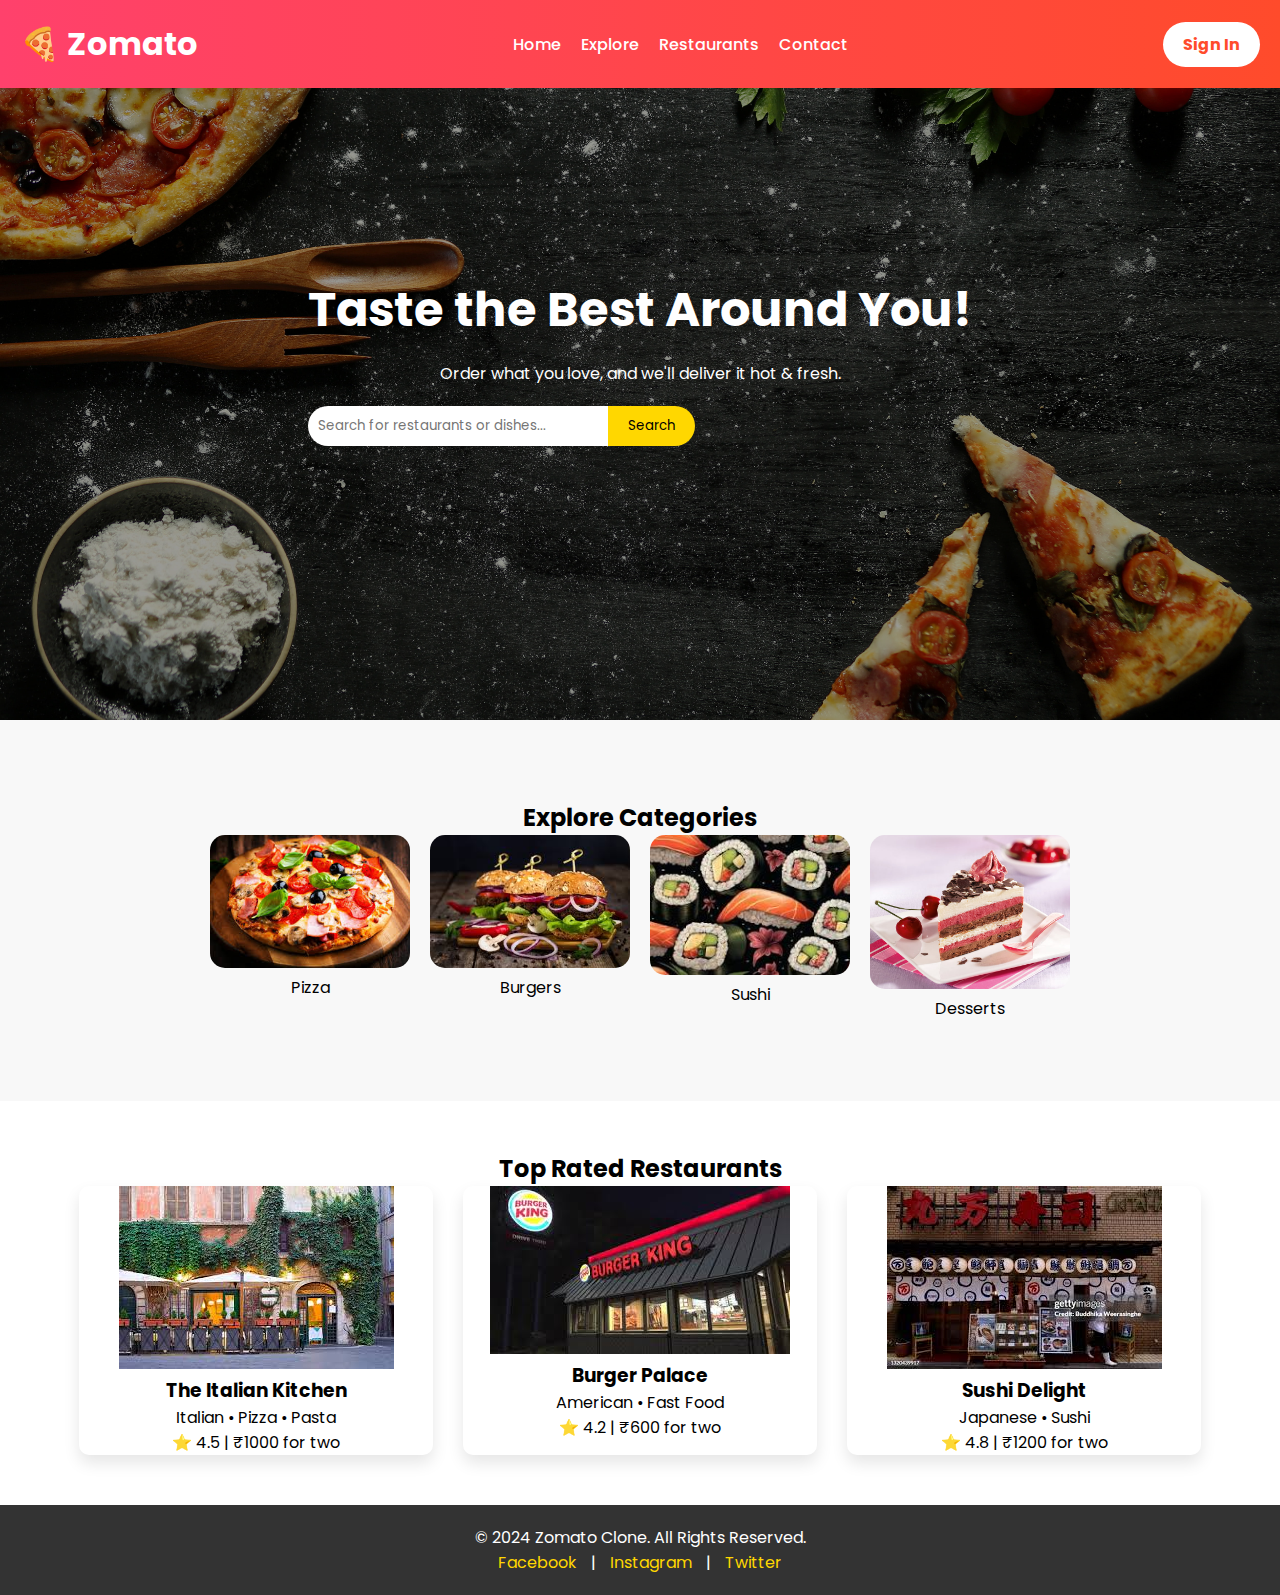
<file: index.html>
<!DOCTYPE html>
<html lang="en">
<head>
    <meta charset="UTF-8">
    <meta name="viewport" content="width=device-width, initial-scale=1.0">
    <title>Zomato Clone - Food Delivery & Discovery</title>
    <link rel="stylesheet" href="styles.css">
    <link href="https://fonts.googleapis.com/css2?family=Poppins:wght@300;400;600;700&display=swap" rel="stylesheet">
</head>
<body>
    <!-- Header Section -->
    <header>
        <div class="logo">🍕 Zomato</div>
        <nav>
            <ul class="nav-links">
                <li><a href="#">Home</a></li>
                <li><a href="#explore">Explore</a></li>
                <li><a href="#restaurants">Restaurants</a></li>
                <li><a href="#contact">Contact</a></li>
            </ul>
        </nav>
        <a href="sign in .html" class="cta">Sign In</a>
    </header>

    
    <section class="hero">
        <div class="hero-content">
            <h1>Taste the Best Around You!</h1>
            <p>Order what you love, and we'll deliver it hot & fresh.</p>
            <div class="search-bar">
                <input type="text" placeholder="Search for restaurants or dishes...">
                <button>Search</button>
            </div>
        </div>
    </section>

    
    <section id="explore">
        <h2>Explore Categories</h2>
        <div class="categories">
            <div class="category">
                <img src="pizza.jpeg" alt="Pizza">
                <p>Pizza</p>
            </div>
            <div class="category">
                <img src="burgers.jpeg" alt="Burgers">
                <p>Burgers</p>
            </div>
            <div class="category">
                <img src="sushi.jpeg" alt="Sushi">
                <p>Sushi</p>
            </div>
            <div class="category">
                <img src="dessertd.jpg" alt="Desserts">
                <p>Desserts</p>
            </div>
        </div>
    </section>

   
    <section id="restaurants">
        <h2>Top Rated Restaurants</h2>
        <div class="restaurant-list">
            <div class="restaurant-card">
                <img src="italian restaurent.jpeg" alt="Restaurant 1">
                <h3>The Italian Kitchen</h3>
                <p>Italian • Pizza • Pasta</p>
                <span>⭐ 4.5 | ₹1000 for two</span>
            </div>

            <div class="restaurant-card">
                <img src="burger king.jpeg" alt="Restaurant 2">
                <h3>Burger Palace</h3>
                <p>American • Fast Food</p>
                <span>⭐ 4.2 | ₹600 for two</span>
            </div>

            <div class="restaurant-card">
                <img src="sushi res.jpeg" alt="Restaurant 3">
                <h3>Sushi Delight</h3>
                <p>Japanese • Sushi</p>
                <span>⭐ 4.8 | ₹1200 for two</span>
            </div>
        </div>
    </section>

    <!-- Footer Section -->
    <footer id="contact">
        <p>&copy; 2024 Zomato Clone. All Rights Reserved.</p>
        <div class="socials">
            <a href="#">Facebook</a> | 
            <a href="#">Instagram</a> | 
            <a href="#">Twitter</a>
        </div>
    </footer>
</body>
</html>
</file>
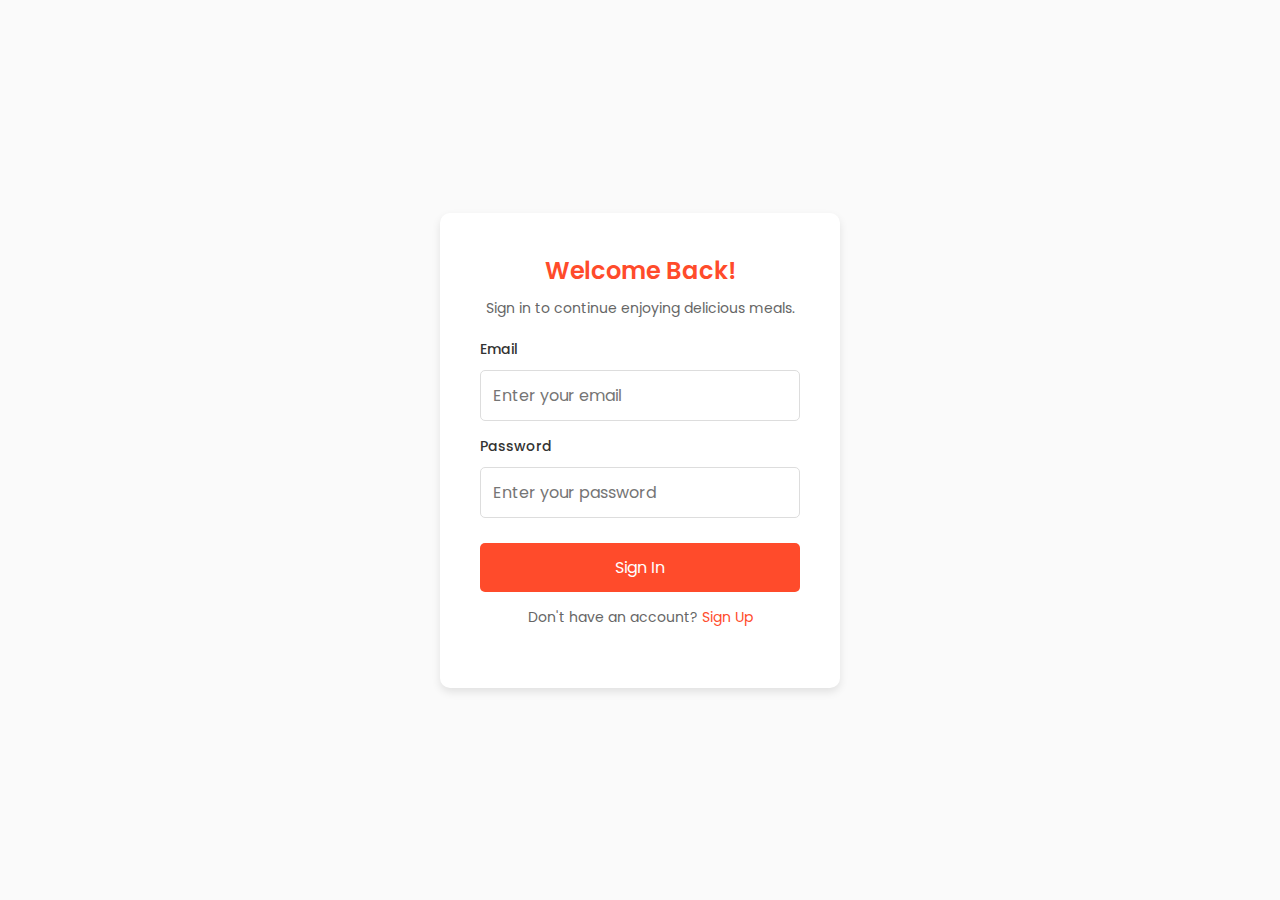
<file: sign in .html>
<!DOCTYPE html>
<html lang="en">
<head>
    <meta charset="UTF-8">
    <meta name="viewport" content="width=device-width, initial-scale=1.0">
    <title>Zomato Style Sign-In Form</title>
    <link href="https://fonts.googleapis.com/css2?family=Poppins:wght@300;400;600&display=swap" rel="stylesheet">
    <link rel="stylesheet" href="signin.css">
</head>
<body>
    <div class="container">
        <div class="form-box">
            <h2>Welcome Back!</h2>
            <p>Sign in to continue enjoying delicious meals.</p>
            <form>
                <div class="input-group">
                    <label for="email">Email</label>
                    <input type="email" id="email" placeholder="Enter your email" required>
                </div>
                <div class="input-group">
                    <label for="password">Password</label>
                    <input type="password" id="password" placeholder="Enter your password" required>
                </div>
                <button type="submit" class="btn">Sign In</button>
                <p class="text-link">Don't have an account? <a href="signup.html">Sign Up</a></p>
            </form>
        </div>
    </div>
</body>
</html>
</file>
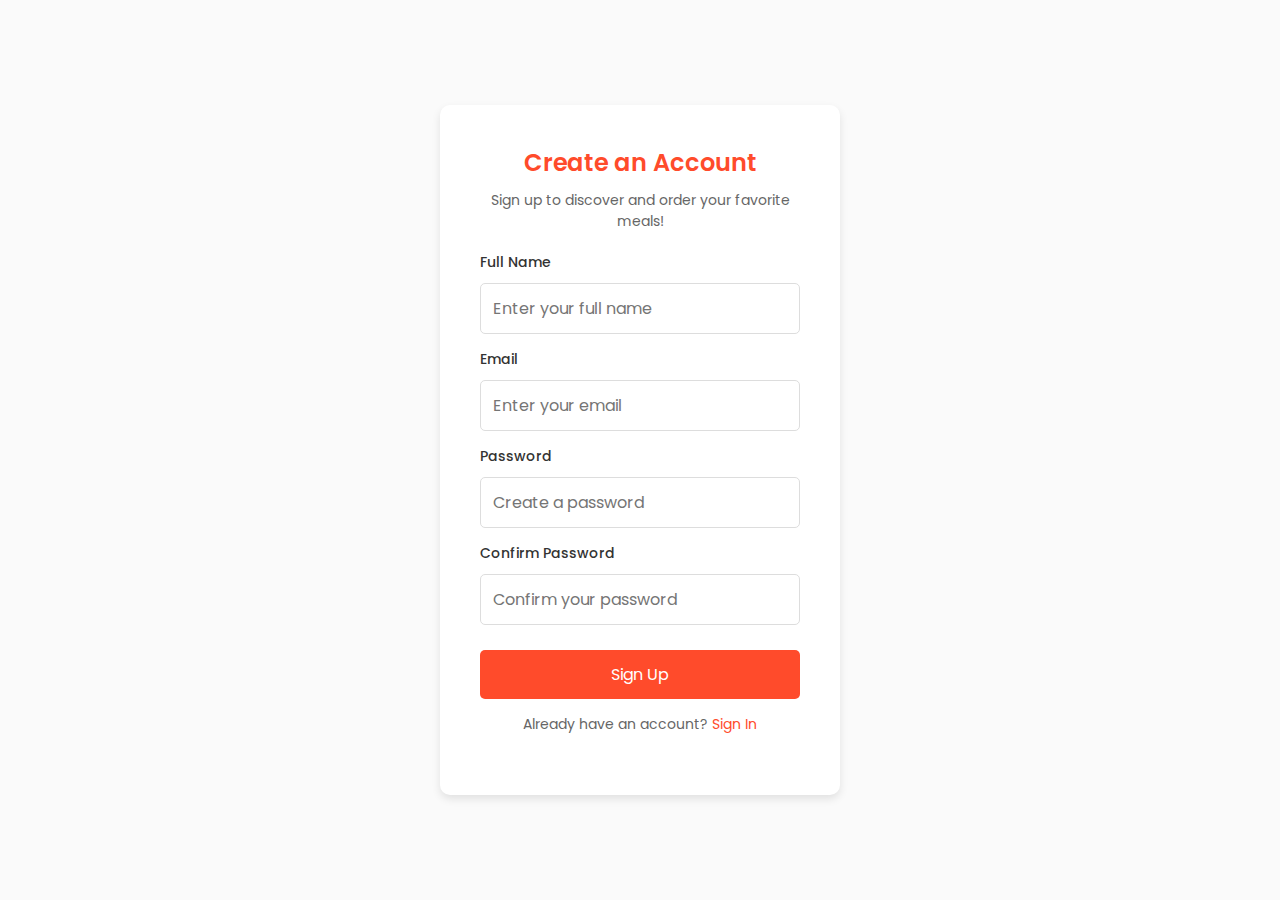
<file: signup.html>
<!DOCTYPE html>
<html lang="en">
<head>
    <meta charset="UTF-8">
    <meta name="viewport" content="width=device-width, initial-scale=1.0">
    <title>Zomato Style Sign-Up Form</title>
    <link href="https://fonts.googleapis.com/css2?family=Poppins:wght@300;400;600&display=swap" rel="stylesheet">
    <link rel="stylesheet" href="signup.css">
</head>
<body>
    <div class="container">
        <div class="form-box">
            <h2>Create an Account</h2>
            <p>Sign up to discover and order your favorite meals!</p>
            <form>
                <div class="input-group">
                    <label for="name">Full Name</label>
                    <input type="text" id="name" placeholder="Enter your full name" required>
                </div>
                <div class="input-group">
                    <label for="email">Email</label>
                    <input type="email" id="email" placeholder="Enter your email" required>
                </div>
                <div class="input-group">
                    <label for="password">Password</label>
                    <input type="password" id="password" placeholder="Create a password" required>
                </div>
                <div class="input-group">
                    <label for="confirm-password">Confirm Password</label>
                    <input type="password" id="confirm-password" placeholder="Confirm your password" required>
                </div>
                <button type="submit" class="btn">Sign Up</button>
                <p class="text-link">Already have an account? <a href="sign in .html">Sign In</a></p>
            </form>
        </div>
    </div>
</body>
</html>
</file>
<file: styles.css>
/* Reset Styles */
* {
    margin: 0;
    padding: 0;
    box-sizing: border-box;
    font-family: 'Poppins', sans-serif;
}

/* Header Styles */
header {
    display: flex;
    justify-content: space-between;
    align-items: center;
    padding: 20px;
    background: linear-gradient(90deg, #ff416c, #ff4b2b);
    color: white;
    position: fixed;
    width: 100%;
    top: 0;
    z-index: 1000;
}

.logo {
    font-size: 32px;
    font-weight: 700;
}

.nav-links {
    list-style: none;
    display: flex;
    gap: 20px;
}

.nav-links a {
    text-decoration: none;
    color: white;
    font-weight: 500;
    transition: color 0.3s;
}

.nav-links a:hover {
    color: #ffd700;
}

.cta {
    background-color: white;
    color: #ff4b2b;
    padding: 10px 20px;
    text-decoration: none;
    border-radius: 30px;
    font-weight: bold;
    transition: background-color 0.3s;
}

.cta:hover {
    background-color: #ffd700;
    color: black;
}

/* Hero Section */
.hero {
    height: 80vh;
    background-image: url('wallpaperflare.com_wallpaper\ \(2\).jpg');
    background-size: cover;
    background-position: center;
    display: flex;
    align-items: center;
    justify-content: center;
    text-align: center;
    color: white;
    box-shadow: inset 0 0 0 1000px rgba(0, 0, 0, 0.4);
}

.hero-content h1 {
    font-size: 48px;
    margin-bottom: 15px;
}

.search-bar {
    display: flex;
    margin-top: 20px;
}

.search-bar input {
    padding: 10px;
    border: none;
    border-radius: 30px 0 0 30px;
    width: 300px;
}

.search-bar button {
    padding: 10px 20px;
    border: none;
    border-radius: 0 30px 30px 0;
    background-color: #ffd700;
    color: black;
    cursor: pointer;
    transition: background-color 0.3s;
}

.search-bar button:hover {
    background-color: #ff4b2b;
    color: white;
}

/* Explore Section */
#explore {
    padding: 80px 20px;
    background-color: #f8f8f8;
    text-align: center;
}

.categories {
    display: flex;
    justify-content: center;
    gap: 20px;
}

.category img {
    width: 200px;
    border-radius: 15px;
    transition: transform 0.3s, box-shadow 0.3s;
}

.category img:hover {
    transform: scale(1.1);
    box-shadow: 0 8px 16px rgba(0, 0, 0, 0.2);
}

/* Restaurants Section */
#restaurants {
    padding: 50px;
    text-align: center;
}

.restaurant-list {
    display: flex;
    justify-content: center;
    gap: 30px;
}

.restaurant-card {
    width: 30%;
    border-radius: 10px;
    overflow: hidden;
    box-shadow: 0 8px 16px rgba(0, 0, 0, 0.1);
    transition: transform 0.3s;
}

.restaurant-card:hover {
    transform: scale(1.05);
}

/* Footer */
footer {
    padding: 20px;
    background-color: #333;
    color: white;
    text-align: center;
}

.socials a {
    color: #ffd700;
    margin: 0 10px;
    text-decoration: none;
}
</file>
<file: signin.css>
/* Reset and Global Styles */
* {
    margin: 0;
    padding: 0;
    box-sizing: border-box;
    font-family: 'Poppins', sans-serif;
    color: #333;
}

body {
    background-color: #fafafa;
    display: flex;
    justify-content: center;
    align-items: center;
    height: 100vh;
}

/* Container for the Form */
.container {
    display: flex;
    justify-content: center;
    align-items: center;
    width: 100%;
    height: 100%;
}

/* Form Box Styling */
.form-box {
    background-color: white;
    padding: 40px;
    width: 400px;
    border-radius: 10px;
    box-shadow: 0 4px 8px rgba(0, 0, 0, 0.1);
    text-align: center;
}

.form-box h2 {
    margin-bottom: 10px;
    font-weight: 600;
    color: #ff4b2b;
}

.form-box p {
    margin-bottom: 20px;
    font-size: 14px;
    color: #666;
}

/* Input Group */
.input-group {
    margin-bottom: 15px;
    text-align: left;
}

.input-group label {
    font-weight: 500;
    margin-bottom: 5px;
    display: block;
    font-size: 14px;
}

.input-group input {
    width: 100%;
    padding: 12px;
    border: 1px solid #ddd;
    border-radius: 5px;
    margin-top: 5px;
    font-size: 16px;
    transition: border-color 0.3s;
}

.input-group input:focus {
    outline: none;
    border-color: #ff4b2b;
}

/* Submit Button */
.btn {
    width: 100%;
    padding: 12px;
    background-color: #ff4b2b;
    border: none;
    border-radius: 5px;
    color: white;
    font-size: 16px;
    cursor: pointer;
    transition: background-color 0.3s;
    margin-top: 10px;
}

.btn:hover {
    background-color: #ff6347;
}

/* Text Link */
.text-link {
    margin-top: 15px;
    font-size: 14px;
}

.text-link a {
    color: #ff4b2b;
    text-decoration: none;
}

.text-link a:hover {
    text-decoration: underline;
}
</file>
<file: signup.css>
/* Reset and Global Styles */
* {
    margin: 0;
    padding: 0;
    box-sizing: border-box;
    font-family: 'Poppins', sans-serif;
    color: #333;
}

body {
    background-color: #fafafa;
    display: flex;
    justify-content: center;
    align-items: center;
    height: 100vh;
}

/* Container for the Form */
.container {
    display: flex;
    justify-content: center;
    align-items: center;
    width: 100%;
    height: 100%;
}

/* Form Box Styling */
.form-box {
    background-color: white;
    padding: 40px;
    width: 400px;
    border-radius: 10px;
    box-shadow: 0 4px 8px rgba(0, 0, 0, 0.1);
    text-align: center;
}

.form-box h2 {
    margin-bottom: 10px;
    font-weight: 600;
    color: #ff4b2b;
}

.form-box p {
    margin-bottom: 20px;
    font-size: 14px;
    color: #666;
}

/* Input Group */
.input-group {
    margin-bottom: 15px;
    text-align: left;
}

.input-group label {
    font-weight: 500;
    margin-bottom: 5px;
    display: block;
    font-size: 14px;
}

.input-group input {
    width: 100%;
    padding: 12px;
    border: 1px solid #ddd;
    border-radius: 5px;
    margin-top: 5px;
    font-size: 16px;
    transition: border-color 0.3s;
}

.input-group input:focus {
    outline: none;
    border-color: #ff4b2b;
}

/* Submit Button */
.btn {
    width: 100%;
    padding: 12px;
    background-color: #ff4b2b;
    border: none;
    border-radius: 5px;
    color: white;
    font-size: 16px;
    cursor: pointer;
    transition: background-color 0.3s;
    margin-top: 10px;
}

.btn:hover {
    background-color: #ff6347;
}

/* Text Link */
.text-link {
    margin-top: 15px;
    font-size: 14px;
}

.text-link a {
    color: #ff4b2b;
    text-decoration: none;
}

.text-link a:hover {
    text-decoration: underline;
}
</file>
